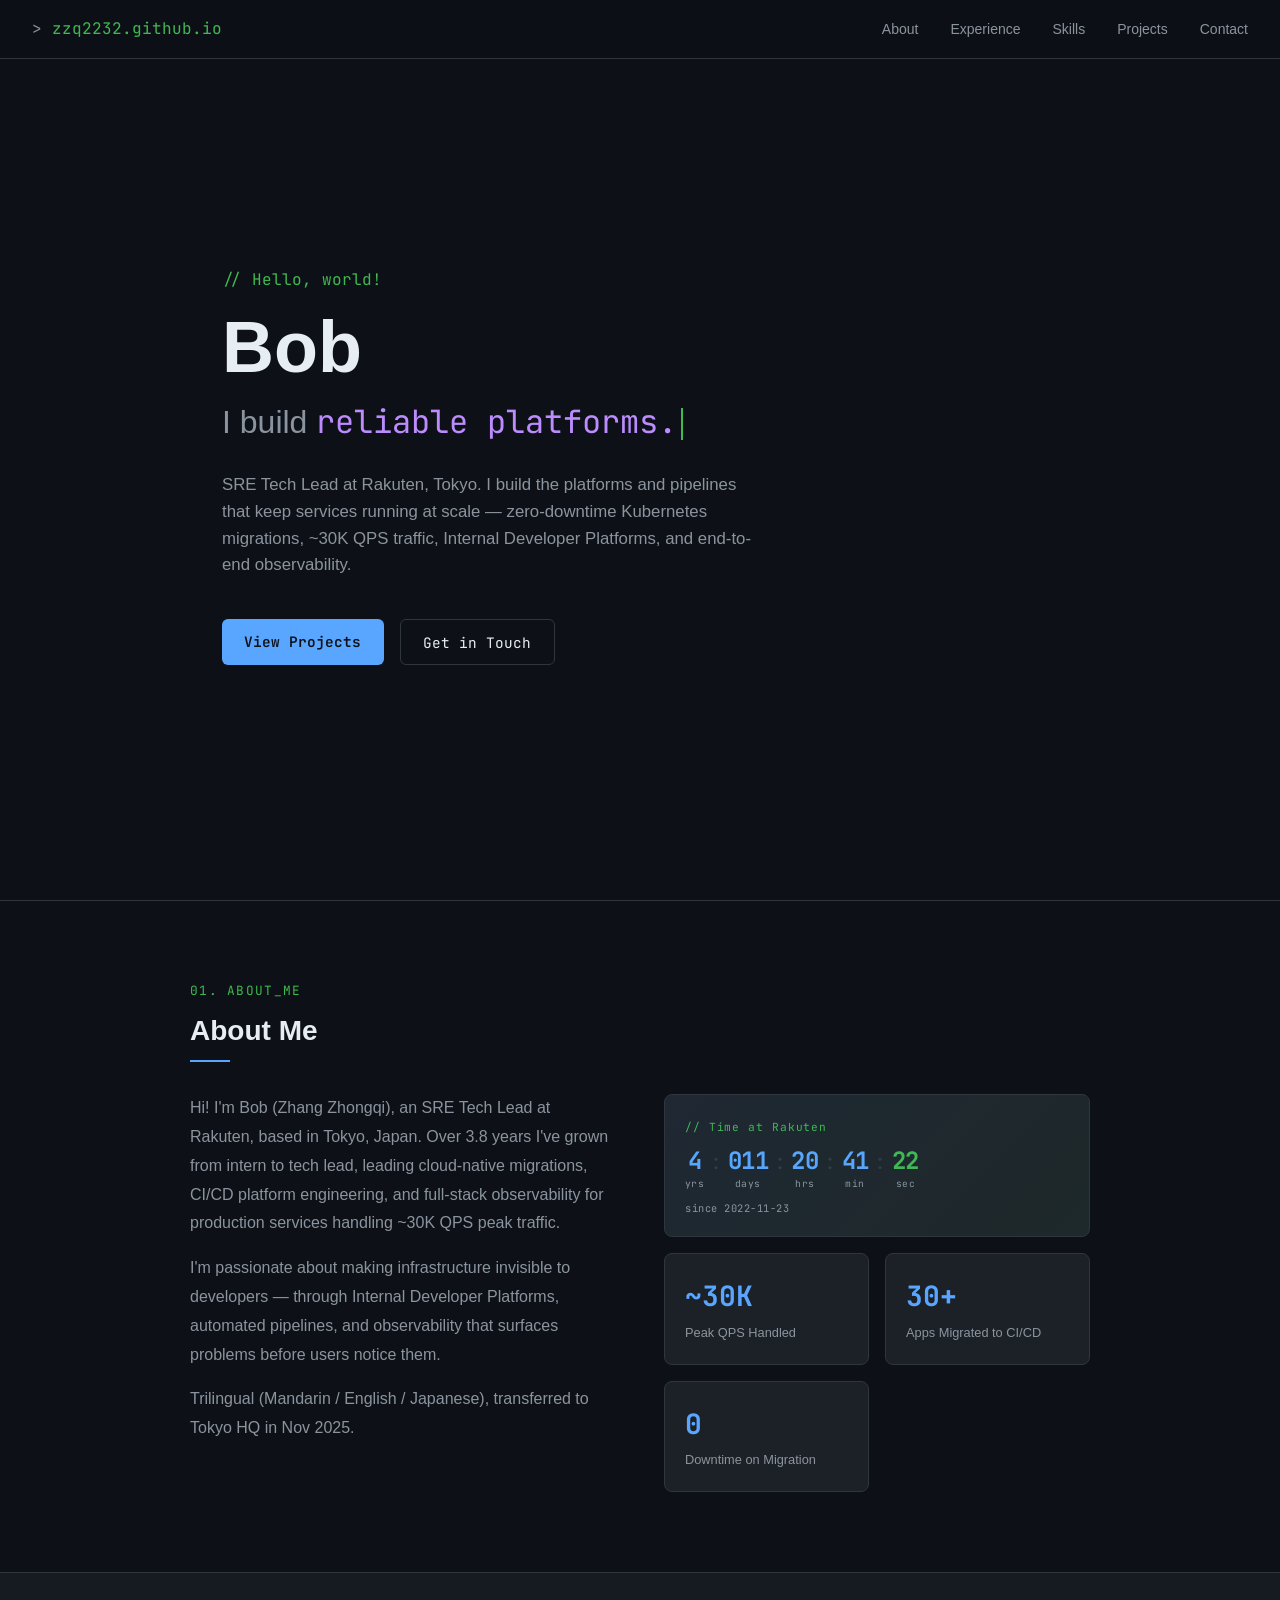
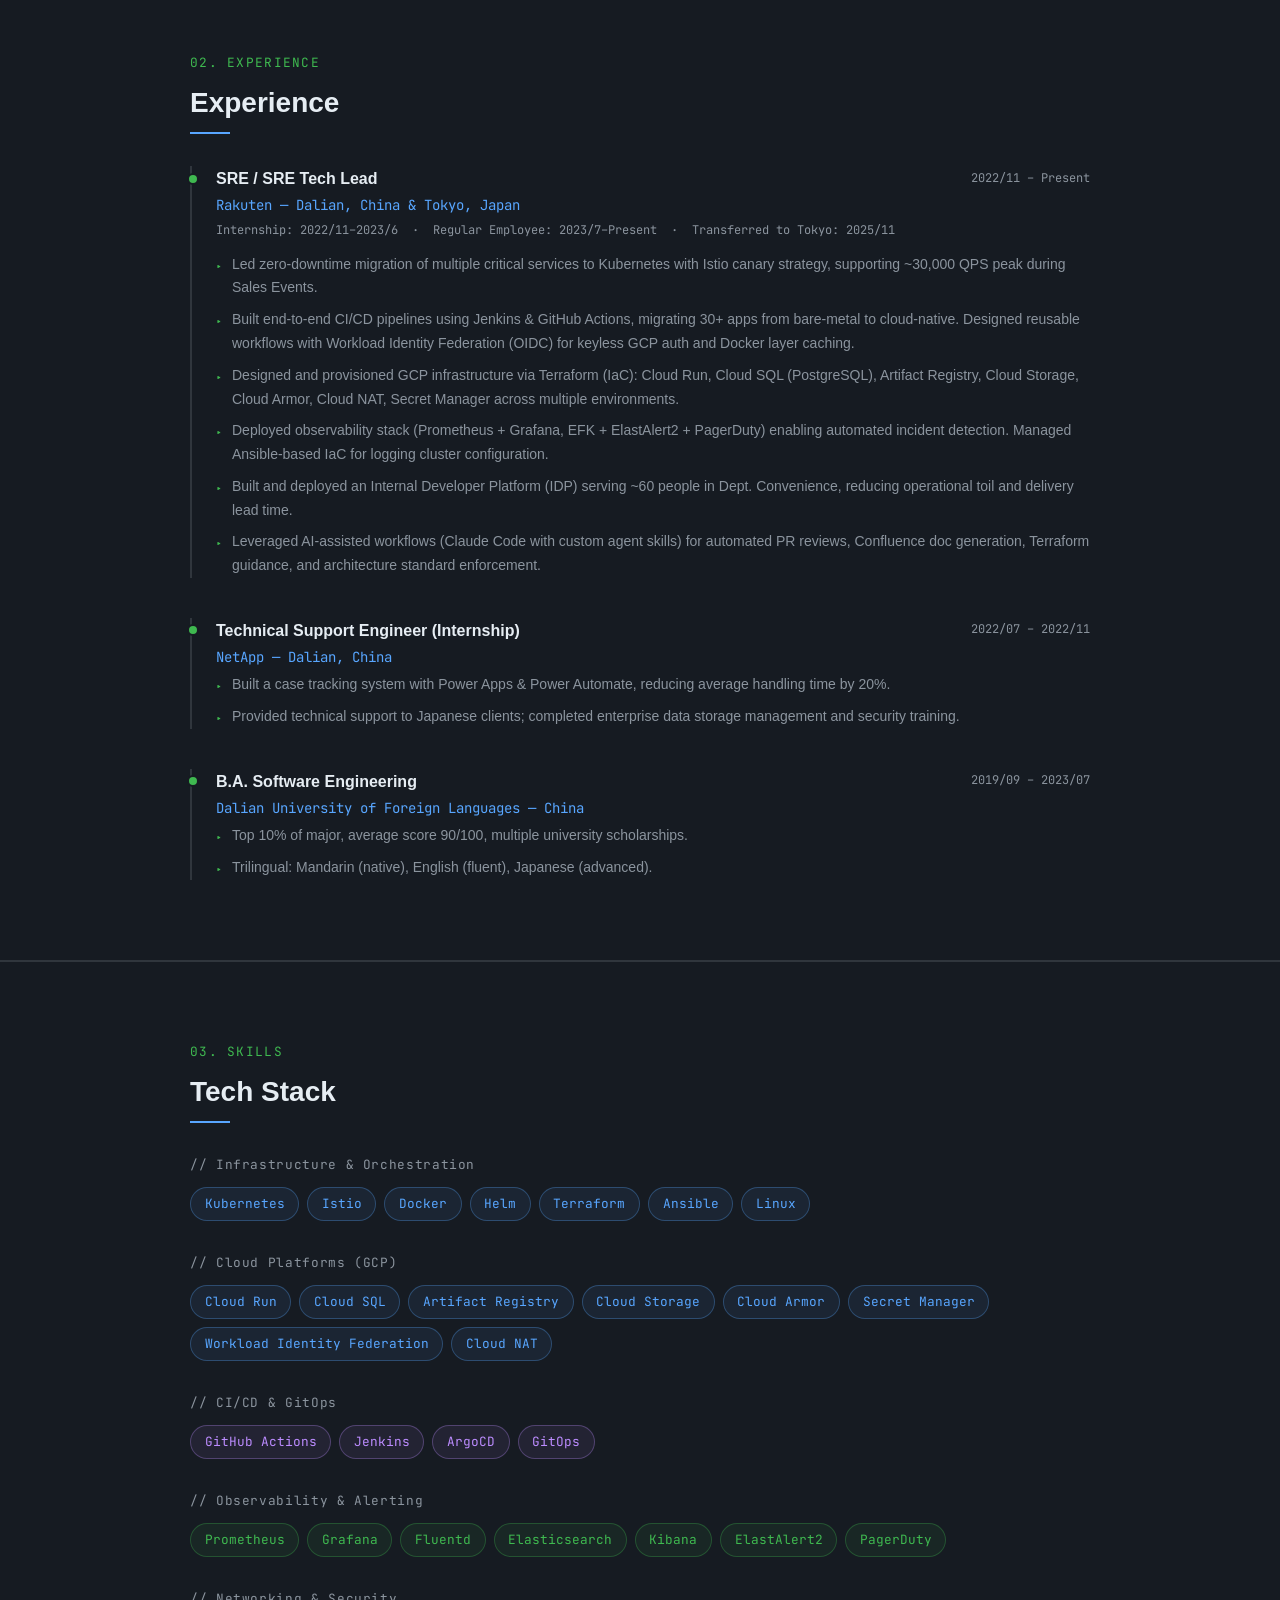
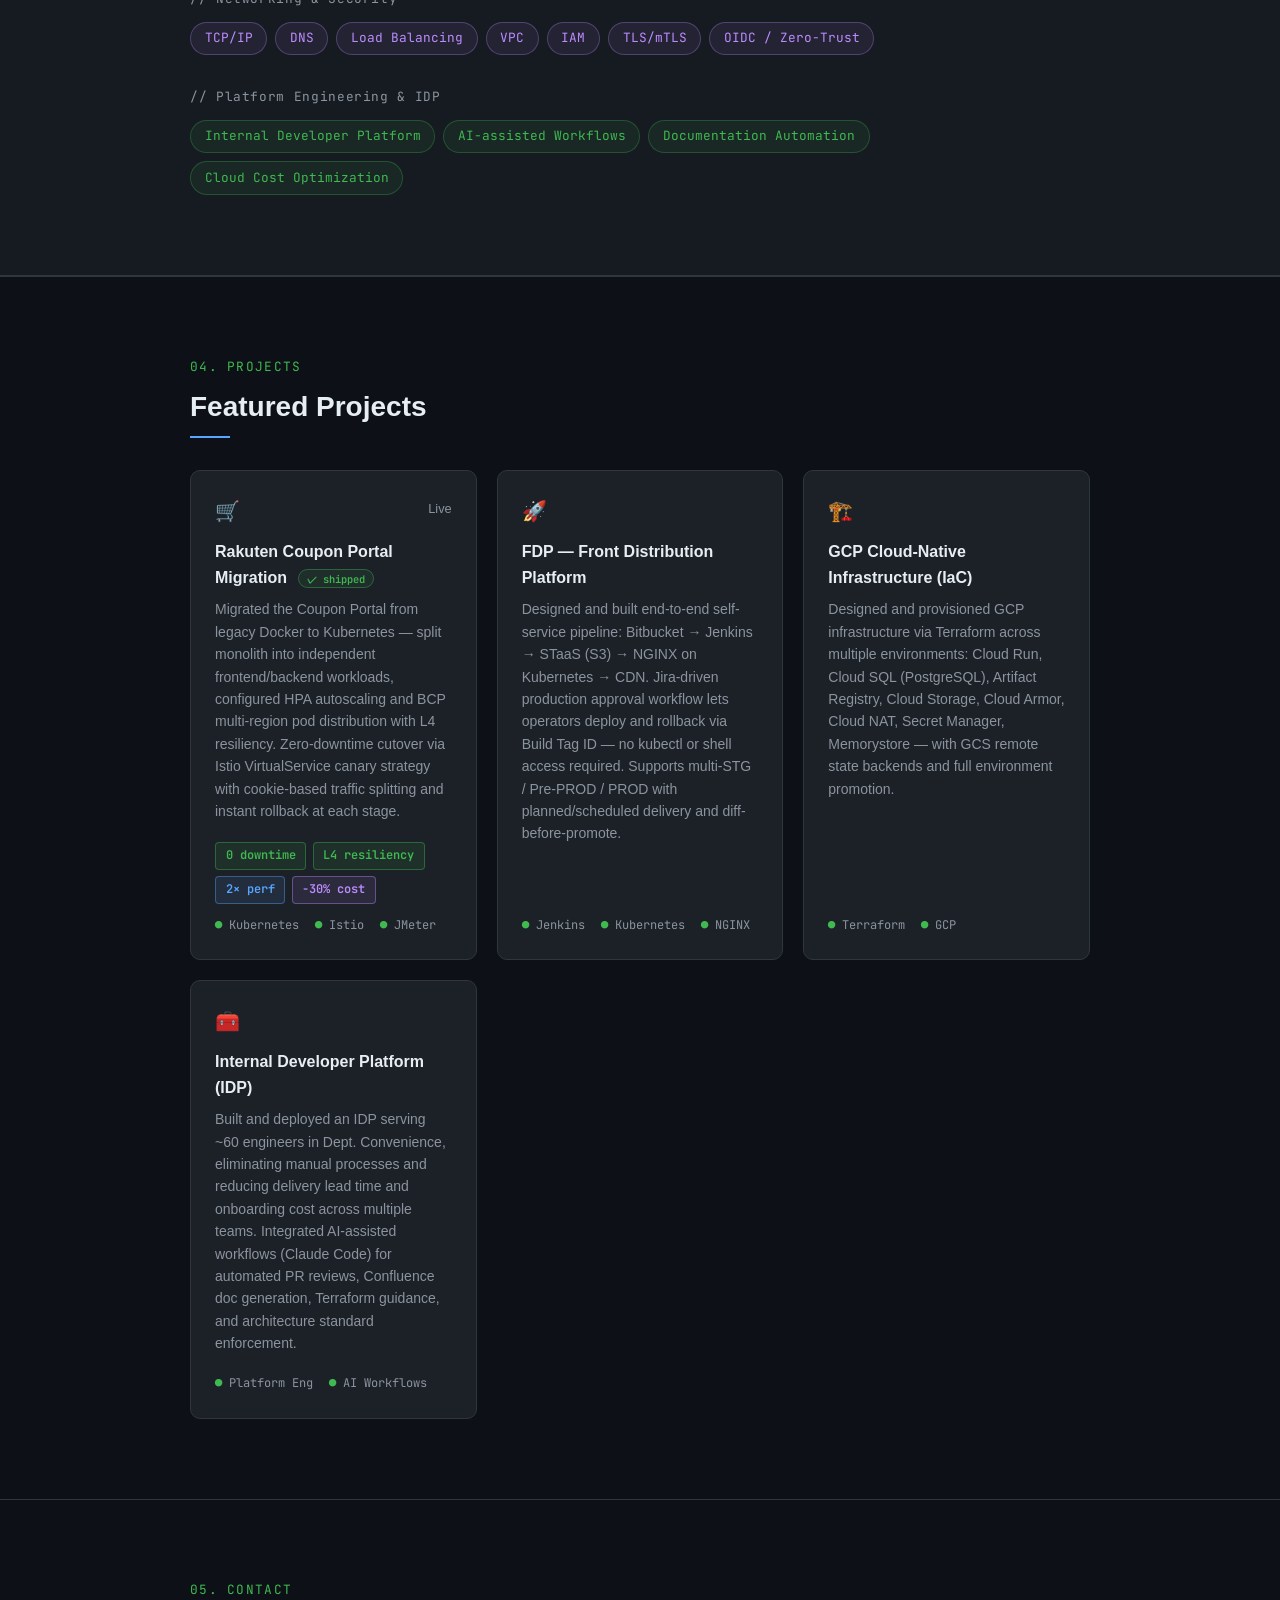
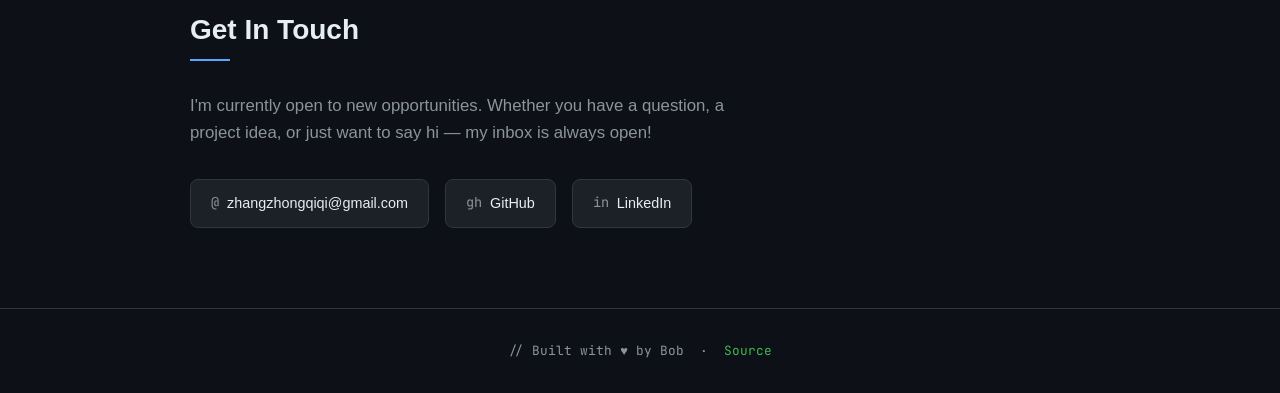
<file: index.html>
<!DOCTYPE html>
<html lang="zh-CN">
<head>
  <meta charset="UTF-8">
  <meta name="viewport" content="width=device-width, initial-scale=1.0">
  <title>Bob — SRE Tech Lead @ Rakuten</title>
  <meta name="description" content="Bob (Zhang Zhongqi) — SRE Tech Lead at Rakuten Tokyo. Kubernetes, GCP, CI/CD platform engineering, observability.">
  <link rel="icon" type="image/svg+xml" href="favicon.svg">
  <link rel="stylesheet" href="style.css">
  <link rel="preconnect" href="https://fonts.googleapis.com">
  <link href="https://fonts.googleapis.com/css2?family=JetBrains+Mono:wght@400;600&display=swap" rel="stylesheet">
</head>
<body>

  <!-- ── Nav ── -->
  <nav>
    <a href="https://zzq2232.github.io/personal-site/" class="nav-logo">zzq2232.github.io</a>
    <ul class="nav-links">
      <li><a href="#about">About</a></li>
      <li><a href="#experience">Experience</a></li>
      <li><a href="#skills">Skills</a></li>
      <li><a href="#projects">Projects</a></li>
      <li><a href="#contact">Contact</a></li>
    </ul>
  </nav>

  <!-- ── Hero ── -->
  <section id="hero">
    <div class="hero-content">
      <p class="hero-greeting">// Hello, world!</p>
      <h1 class="hero-name">Bob</h1>
      <p class="hero-tagline">I build <span id="typed-text">reliable platforms.</span><span class="cursor"></span></p>
      <p class="hero-bio">
        SRE Tech Lead at Rakuten, Tokyo. I build the platforms and pipelines
        that keep services running at scale — zero-downtime Kubernetes migrations,
        ~30K QPS traffic, Internal Developer Platforms, and end-to-end observability.
      </p>
      <div class="hero-cta">
        <a href="#projects" class="btn btn-primary">View Projects</a>
        <a href="#contact" class="btn btn-outline">Get in Touch</a>
      </div>
    </div>
  </section>

  <!-- ── About ── -->
  <section id="about">
    <div class="container">
      <p class="section-label">01. about_me</p>
      <h2 class="section-title">About Me</h2>
      <div class="about-grid">
        <div class="about-text">
          <p>
            Hi! I'm Bob (Zhang Zhongqi), an SRE Tech Lead at Rakuten, based in Tokyo, Japan.
            Over 3.8 years I've grown from intern to tech lead, leading cloud-native
            migrations, CI/CD platform engineering, and full-stack observability for
            production services handling ~30K QPS peak traffic.
          </p>
          <p>
            I'm passionate about making infrastructure invisible to developers —
            through Internal Developer Platforms, automated pipelines, and observability
            that surfaces problems before users notice them.
          </p>
          <p>
            Trilingual (Mandarin / English / Japanese), transferred to Tokyo HQ in Nov 2025.
          </p>
        </div>
        <div class="about-stats">
          <div class="stat-card stat-card--timer">
            <div class="stat-label stat-label--top">// Time at Rakuten</div>
            <div class="tenure-timer" id="tenure-timer">
              <div class="tenure-unit">
                <span class="tenure-val" id="t-years">--</span>
                <span class="tenure-key">yrs</span>
              </div>
              <span class="tenure-sep">:</span>
              <div class="tenure-unit">
                <span class="tenure-val" id="t-days">---</span>
                <span class="tenure-key">days</span>
              </div>
              <span class="tenure-sep">:</span>
              <div class="tenure-unit">
                <span class="tenure-val" id="t-hours">--</span>
                <span class="tenure-key">hrs</span>
              </div>
              <span class="tenure-sep">:</span>
              <div class="tenure-unit">
                <span class="tenure-val" id="t-mins">--</span>
                <span class="tenure-key">min</span>
              </div>
              <span class="tenure-sep">:</span>
              <div class="tenure-unit">
                <span class="tenure-val" id="t-secs">--</span>
                <span class="tenure-key">sec</span>
              </div>
            </div>
            <div class="tenure-since">since 2022-11-23</div>
          </div>
          <div class="stat-card">
            <div class="stat-value">~30K</div>
            <div class="stat-label">Peak QPS Handled</div>
          </div>
          <div class="stat-card">
            <div class="stat-value">30+</div>
            <div class="stat-label">Apps Migrated to CI/CD</div>
          </div>
          <div class="stat-card">
            <div class="stat-value">0</div>
            <div class="stat-label">Downtime on Migration</div>
          </div>
        </div>
      </div>
    </div>
  </section>

  <!-- ── Experience ── -->
  <section id="experience">
    <div class="container">
      <p class="section-label">02. experience</p>
      <h2 class="section-title">Experience</h2>
      <div class="experience-list">

        <div class="exp-item">
          <div class="exp-header">
            <div>
              <h3 class="exp-role">SRE / SRE Tech Lead</h3>
              <p class="exp-company">Rakuten &mdash; Dalian, China &amp; Tokyo, Japan</p>
            </div>
            <span class="exp-date">2022/11 &ndash; Present</span>
          </div>
          <p class="exp-note">Internship: 2022/11&ndash;2023/6 &nbsp;·&nbsp; Regular Employee: 2023/7&ndash;Present &nbsp;·&nbsp; Transferred to Tokyo: 2025/11</p>
          <ul class="exp-bullets">
            <li>Led zero-downtime migration of multiple critical services to Kubernetes with Istio canary strategy, supporting ~30,000 QPS peak during Sales Events.</li>
            <li>Built end-to-end CI/CD pipelines using Jenkins &amp; GitHub Actions, migrating 30+ apps from bare-metal to cloud-native. Designed reusable workflows with Workload Identity Federation (OIDC) for keyless GCP auth and Docker layer caching.</li>
            <li>Designed and provisioned GCP infrastructure via Terraform (IaC): Cloud Run, Cloud SQL (PostgreSQL), Artifact Registry, Cloud Storage, Cloud Armor, Cloud NAT, Secret Manager across multiple environments.</li>
            <li>Deployed observability stack (Prometheus + Grafana, EFK + ElastAlert2 + PagerDuty) enabling automated incident detection. Managed Ansible-based IaC for logging cluster configuration.</li>
            <li>Built and deployed an Internal Developer Platform (IDP) serving ~60 people in Dept. Convenience, reducing operational toil and delivery lead time.</li>
            <li>Leveraged AI-assisted workflows (Claude Code with custom agent skills) for automated PR reviews, Confluence doc generation, Terraform guidance, and architecture standard enforcement.</li>
          </ul>
        </div>

        <div class="exp-item">
          <div class="exp-header">
            <div>
              <h3 class="exp-role">Technical Support Engineer (Internship)</h3>
              <p class="exp-company">NetApp &mdash; Dalian, China</p>
            </div>
            <span class="exp-date">2022/07 &ndash; 2022/11</span>
          </div>
          <ul class="exp-bullets">
            <li>Built a case tracking system with Power Apps &amp; Power Automate, reducing average handling time by 20%.</li>
            <li>Provided technical support to Japanese clients; completed enterprise data storage management and security training.</li>
          </ul>
        </div>

        <div class="exp-item">
          <div class="exp-header">
            <div>
              <h3 class="exp-role">B.A. Software Engineering</h3>
              <p class="exp-company">Dalian University of Foreign Languages &mdash; China</p>
            </div>
            <span class="exp-date">2019/09 &ndash; 2023/07</span>
          </div>
          <ul class="exp-bullets">
            <li>Top 10% of major, average score 90/100, multiple university scholarships.</li>
            <li>Trilingual: Mandarin (native), English (fluent), Japanese (advanced).</li>
          </ul>
        </div>

      </div>
    </div>
  </section>

  <!-- ── Skills ── -->
  <section id="skills">
    <div class="container">
      <p class="section-label">03. skills</p>
      <h2 class="section-title">Tech Stack</h2>
      <div class="skills-groups">
        <div>
          <p class="skill-group-name">// Infrastructure &amp; Orchestration</p>
          <div class="skill-tags">
            <span class="tag tag-blue">Kubernetes</span>
            <span class="tag tag-blue">Istio</span>
            <span class="tag tag-blue">Docker</span>
            <span class="tag tag-blue">Helm</span>
            <span class="tag tag-blue">Terraform</span>
            <span class="tag tag-blue">Ansible</span>
            <span class="tag tag-blue">Linux</span>
          </div>
        </div>
        <div>
          <p class="skill-group-name">// Cloud Platforms (GCP)</p>
          <div class="skill-tags">
            <span class="tag tag-blue">Cloud Run</span>
            <span class="tag tag-blue">Cloud SQL</span>
            <span class="tag tag-blue">Artifact Registry</span>
            <span class="tag tag-blue">Cloud Storage</span>
            <span class="tag tag-blue">Cloud Armor</span>
            <span class="tag tag-blue">Secret Manager</span>
            <span class="tag tag-blue">Workload Identity Federation</span>
            <span class="tag tag-blue">Cloud NAT</span>
          </div>
        </div>
        <div>
          <p class="skill-group-name">// CI/CD &amp; GitOps</p>
          <div class="skill-tags">
            <span class="tag tag-purple">GitHub Actions</span>
            <span class="tag tag-purple">Jenkins</span>
            <span class="tag tag-purple">ArgoCD</span>
            <span class="tag tag-purple">GitOps</span>
          </div>
        </div>
        <div>
          <p class="skill-group-name">// Observability &amp; Alerting</p>
          <div class="skill-tags">
            <span class="tag tag-green">Prometheus</span>
            <span class="tag tag-green">Grafana</span>
            <span class="tag tag-green">Fluentd</span>
            <span class="tag tag-green">Elasticsearch</span>
            <span class="tag tag-green">Kibana</span>
            <span class="tag tag-green">ElastAlert2</span>
            <span class="tag tag-green">PagerDuty</span>
          </div>
        </div>
        <div>
          <p class="skill-group-name">// Networking &amp; Security</p>
          <div class="skill-tags">
            <span class="tag tag-purple">TCP/IP</span>
            <span class="tag tag-purple">DNS</span>
            <span class="tag tag-purple">Load Balancing</span>
            <span class="tag tag-purple">VPC</span>
            <span class="tag tag-purple">IAM</span>
            <span class="tag tag-purple">TLS/mTLS</span>
            <span class="tag tag-purple">OIDC / Zero-Trust</span>
          </div>
        </div>
        <div>
          <p class="skill-group-name">// Platform Engineering &amp; IDP</p>
          <div class="skill-tags">
            <span class="tag tag-green">Internal Developer Platform</span>
            <span class="tag tag-green">AI-assisted Workflows</span>
            <span class="tag tag-green">Documentation Automation</span>
            <span class="tag tag-green">Cloud Cost Optimization</span>
          </div>
        </div>
      </div>
    </div>
  </section>

  <!-- ── Projects ── -->
  <section id="projects">
    <div class="container">
      <p class="section-label">04. projects</p>
      <h2 class="section-title">Featured Projects</h2>
      <div class="projects-grid">

        <div class="project-card">
          <div class="project-header">
            <span class="project-icon">🛒</span>
            <div class="project-links">
              <a href="https://coupon.rakuten.co.jp/" target="_blank" title="Live">Live</a>
            </div>
          </div>
          <h3 class="project-name">Rakuten Coupon Portal Migration <span class="project-badge">✓ shipped</span></h3>
          <p class="project-desc">
            Migrated the Coupon Portal from legacy Docker to Kubernetes — split monolith into
            independent frontend/backend workloads, configured HPA autoscaling and BCP multi-region
            pod distribution with L4 resiliency. Zero-downtime cutover via Istio VirtualService canary
            strategy with cookie-based traffic splitting and instant rollback at each stage.
          </p>
          <div class="project-outcomes">
            <span class="outcome outcome--green">0 downtime</span>
            <span class="outcome outcome--green">L4 resiliency</span>
            <span class="outcome outcome--blue">2× perf</span>
            <span class="outcome outcome--purple">-30% cost</span>
          </div>
          <div class="project-meta">
            <span class="project-lang">Kubernetes</span>
            <span class="project-lang">Istio</span>
            <span class="project-lang">JMeter</span>
          </div>
        </div>

        <div class="project-card">
          <div class="project-header">
            <span class="project-icon">🚀</span>
            <div class="project-links">
            </div>
          </div>
          <h3 class="project-name">FDP — Front Distribution Platform</h3>
          <p class="project-desc">
            Designed and built end-to-end self-service pipeline: Bitbucket &rarr; Jenkins &rarr; STaaS (S3)
            &rarr; NGINX on Kubernetes &rarr; CDN. Jira-driven production approval workflow lets operators
            deploy and rollback via Build Tag ID — no kubectl or shell access required.
            Supports multi-STG / Pre-PROD / PROD with planned/scheduled delivery and diff-before-promote.
          </p>
          <div class="project-meta">
            <span class="project-lang">Jenkins</span>
            <span class="project-lang">Kubernetes</span>
            <span class="project-lang">NGINX</span>
          </div>
        </div>

        <div class="project-card">
          <div class="project-header">
            <span class="project-icon">🏗️</span>
            <div class="project-links">
            </div>
          </div>
          <h3 class="project-name">GCP Cloud-Native Infrastructure (IaC)</h3>
          <p class="project-desc">
            Designed and provisioned GCP infrastructure via Terraform across multiple environments:
            Cloud Run, Cloud SQL (PostgreSQL), Artifact Registry, Cloud Storage, Cloud Armor, Cloud NAT,
            Secret Manager, Memorystore — with GCS remote state backends and full environment promotion.
          </p>
          <div class="project-meta">
            <span class="project-lang">Terraform</span>
            <span class="project-lang">GCP</span>
          </div>
        </div>

        <div class="project-card">
          <div class="project-header">
            <span class="project-icon">🧰</span>
            <div class="project-links">
            </div>
          </div>
          <h3 class="project-name">Internal Developer Platform (IDP)</h3>
          <p class="project-desc">
            Built and deployed an IDP serving ~60 engineers in Dept. Convenience, eliminating manual
            processes and reducing delivery lead time and onboarding cost across multiple teams.
            Integrated AI-assisted workflows (Claude Code) for automated PR reviews, Confluence doc
            generation, Terraform guidance, and architecture standard enforcement.
          </p>
          <div class="project-meta">
            <span class="project-lang">Platform Eng</span>
            <span class="project-lang">AI Workflows</span>
          </div>
        </div>

      </div>
    </div>
  </section>

  <!-- ── Contact ── -->
  <section id="contact">
    <div class="container">
      <p class="section-label">05. contact</p>
      <h2 class="section-title">Get In Touch</h2>
      <div class="contact-inner">
        <p class="contact-desc">
          I'm currently open to new opportunities. Whether you have a question,
          a project idea, or just want to say hi — my inbox is always open!
        </p>
        <div class="contact-links">
          <a href="mailto:zhangzhongqiqi@gmail.com" class="contact-link">
            <span class="contact-link-icon">@</span>
            zhangzhongqiqi@gmail.com
          </a>
          <a href="https://github.com/zzq2232" target="_blank" class="contact-link">
            <span class="contact-link-icon">gh</span>
            GitHub
          </a>
          <a href="https://www.linkedin.com/in/zhangzhongqi-bob/" target="_blank" class="contact-link">
            <span class="contact-link-icon">in</span>
            LinkedIn
          </a>
        </div>
      </div>
    </div>
  </section>

  <!-- ── Footer ── -->
  <footer>
    <p>// Built with ♥ by Bob &nbsp;·&nbsp; <a href="https://github.com/zzq2232/personal-site" style="color:var(--accent-green); text-decoration:none;">Source</a></p>
  </footer>

  <script src="script.js"></script>
</body>
</html>
</file>
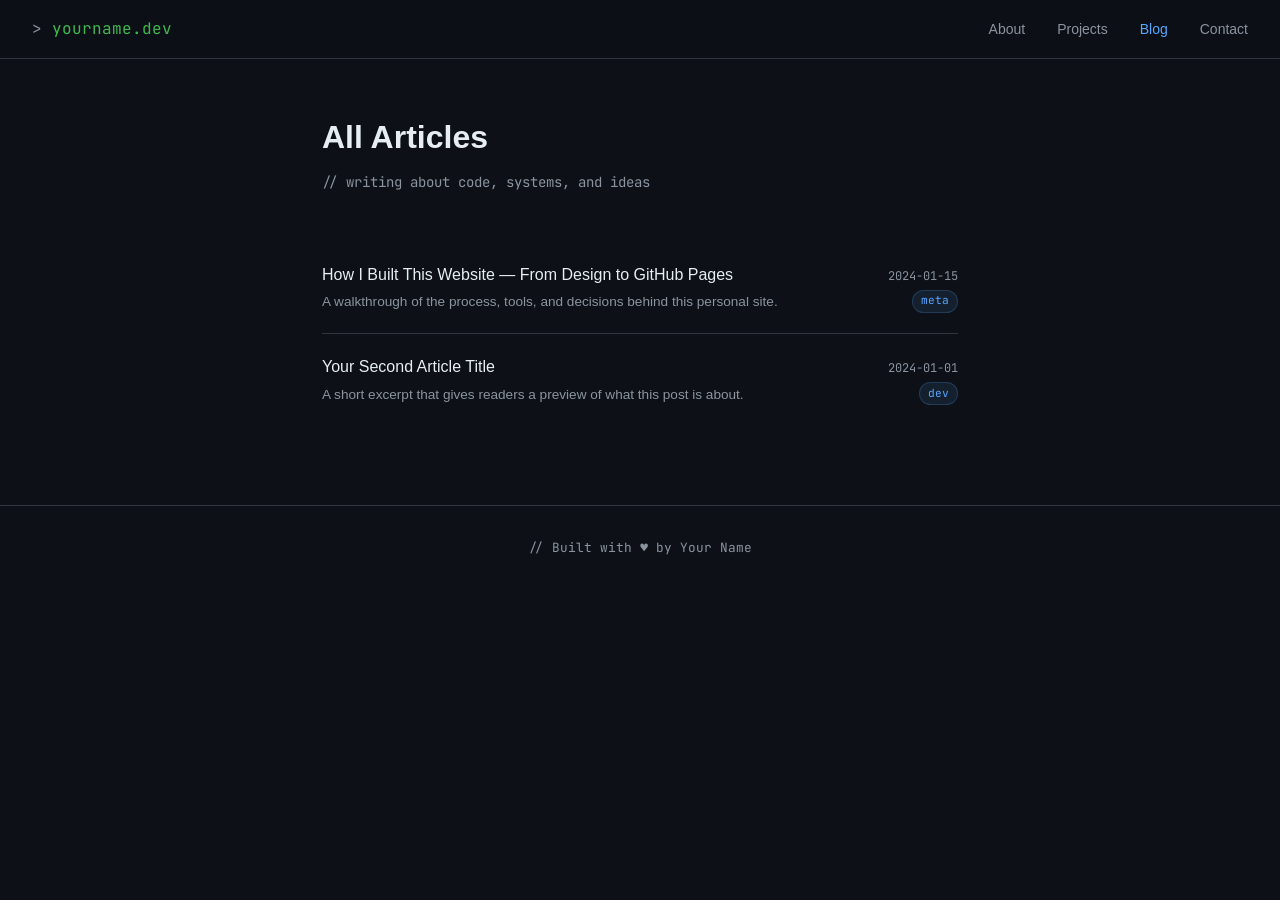
<file: blog/index.html>
<!DOCTYPE html>
<html lang="zh-CN">
<head>
  <meta charset="UTF-8">
  <meta name="viewport" content="width=device-width, initial-scale=1.0">
  <title>Blog — Your Name</title>
  <link rel="stylesheet" href="../style.css">
  <link rel="preconnect" href="https://fonts.googleapis.com">
  <link href="https://fonts.googleapis.com/css2?family=JetBrains+Mono:wght@400;600&display=swap" rel="stylesheet">
  <style>
    .blog-page { padding: 7rem 2rem 5rem; max-width: 700px; margin: 0 auto; }
    .blog-page-title { font-size: 2rem; font-weight: 700; margin-bottom: 0.5rem; }
    .blog-page-sub { color: var(--text-muted); font-family: var(--font-mono); font-size: 0.875rem; margin-bottom: 3rem; }
  </style>
</head>
<body>
  <nav>
    <a href="../index.html" class="nav-logo">yourname.dev</a>
    <ul class="nav-links">
      <li><a href="../index.html#about">About</a></li>
      <li><a href="../index.html#projects">Projects</a></li>
      <li><a href="../blog/" style="color:var(--accent)">Blog</a></li>
      <li><a href="../index.html#contact">Contact</a></li>
    </ul>
  </nav>

  <main class="blog-page">
    <h1 class="blog-page-title">All Articles</h1>
    <p class="blog-page-sub">// writing about code, systems, and ideas</p>

    <div class="blog-list">

      <!-- 复制这个 <a> 块来添加新文章 -->
      <a href="post-template.html" class="blog-item">
        <div class="blog-info">
          <p class="blog-title">How I Built This Website — From Design to GitHub Pages</p>
          <p class="blog-excerpt">A walkthrough of the process, tools, and decisions behind this personal site.</p>
        </div>
        <div class="blog-meta">
          <span class="blog-date">2024-01-15</span>
          <span class="blog-tag">meta</span>
        </div>
      </a>

      <a href="post-template.html" class="blog-item">
        <div class="blog-info">
          <p class="blog-title">Your Second Article Title</p>
          <p class="blog-excerpt">A short excerpt that gives readers a preview of what this post is about.</p>
        </div>
        <div class="blog-meta">
          <span class="blog-date">2024-01-01</span>
          <span class="blog-tag">dev</span>
        </div>
      </a>

    </div>
  </main>

  <footer>
    <p>// Built with ♥ by Your Name</p>
  </footer>
</body>
</html>
</file>
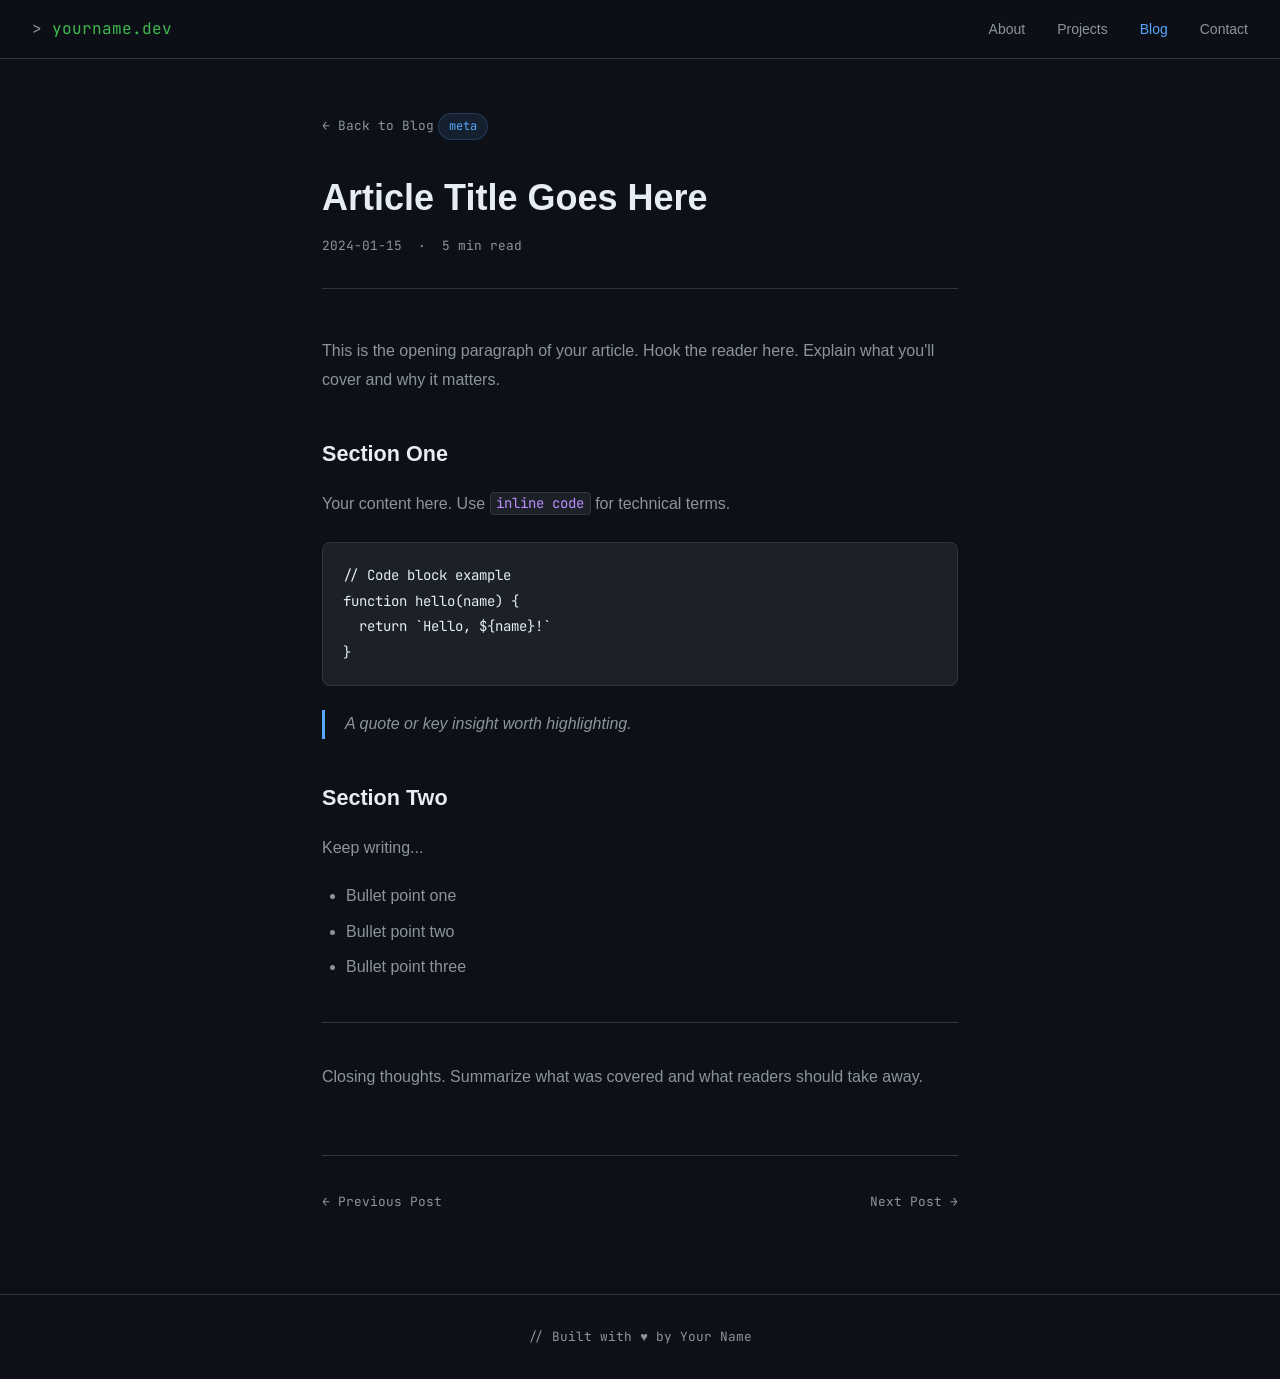
<file: blog/post-template.html>
<!DOCTYPE html>
<html lang="zh-CN">
<head>
  <meta charset="UTF-8">
  <meta name="viewport" content="width=device-width, initial-scale=1.0">
  <!-- 修改下面三项 -->
  <title>Article Title — Your Name</title>
  <meta name="description" content="Article description for SEO.">
  <link rel="stylesheet" href="../style.css">
  <link rel="preconnect" href="https://fonts.googleapis.com">
  <link href="https://fonts.googleapis.com/css2?family=JetBrains+Mono:wght@400;600&display=swap" rel="stylesheet">
  <style>
    .post-page { padding: 7rem 2rem 5rem; max-width: 700px; margin: 0 auto; }

    .post-back {
      font-family: var(--font-mono);
      font-size: 0.8rem;
      color: var(--text-muted);
      text-decoration: none;
      display: inline-block;
      margin-bottom: 2.5rem;
    }
    .post-back:hover { color: var(--accent); }
    .post-back::before { content: '← '; }

    .post-tag {
      font-family: var(--font-mono);
      font-size: 0.75rem;
      padding: 0.2rem 0.6rem;
      border-radius: 20px;
      background: rgba(88,166,255,.1);
      color: var(--accent);
      border: 1px solid rgba(88,166,255,.2);
      margin-bottom: 1rem;
      display: inline-block;
    }

    .post-title {
      font-size: clamp(1.5rem, 4vw, 2.25rem);
      font-weight: 700;
      line-height: 1.2;
      margin-bottom: 1rem;
    }

    .post-meta {
      font-family: var(--font-mono);
      font-size: 0.8rem;
      color: var(--text-muted);
      margin-bottom: 3rem;
      padding-bottom: 2rem;
      border-bottom: 1px solid var(--border);
    }

    /* Article body styles */
    .post-body { line-height: 1.8; color: var(--text); }

    .post-body h2 {
      font-size: 1.35rem;
      margin: 2.5rem 0 1rem;
      color: var(--text);
    }

    .post-body h3 {
      font-size: 1.1rem;
      margin: 2rem 0 0.75rem;
      color: var(--text);
    }

    .post-body p { margin-bottom: 1.25rem; color: var(--text-muted); }

    .post-body a { color: var(--accent); }

    .post-body code {
      font-family: var(--font-mono);
      font-size: 0.875em;
      background: var(--bg-card);
      border: 1px solid var(--border);
      padding: 0.1em 0.4em;
      border-radius: 4px;
      color: var(--accent-purple);
    }

    .post-body pre {
      background: var(--bg-card);
      border: 1px solid var(--border);
      border-radius: 8px;
      padding: 1.25rem;
      overflow-x: auto;
      margin: 1.5rem 0;
    }

    .post-body pre code {
      background: none;
      border: none;
      padding: 0;
      font-size: 0.875rem;
      color: var(--text);
    }

    .post-body blockquote {
      border-left: 3px solid var(--accent);
      padding-left: 1.25rem;
      margin: 1.5rem 0;
      color: var(--text-muted);
      font-style: italic;
    }

    .post-body ul, .post-body ol {
      margin: 1rem 0 1.25rem 1.5rem;
      color: var(--text-muted);
    }

    .post-body li { margin-bottom: 0.4rem; }

    .post-body hr {
      border: none;
      border-top: 1px solid var(--border);
      margin: 2.5rem 0;
    }

    .post-footer {
      margin-top: 4rem;
      padding-top: 2rem;
      border-top: 1px solid var(--border);
      display: flex;
      justify-content: space-between;
      align-items: center;
    }

    .post-nav a {
      font-family: var(--font-mono);
      font-size: 0.8rem;
      color: var(--text-muted);
      text-decoration: none;
    }
    .post-nav a:hover { color: var(--accent); }
  </style>
</head>
<body>
  <nav>
    <a href="../index.html" class="nav-logo">yourname.dev</a>
    <ul class="nav-links">
      <li><a href="../index.html#about">About</a></li>
      <li><a href="../index.html#projects">Projects</a></li>
      <li><a href="../blog/" style="color:var(--accent)">Blog</a></li>
      <li><a href="../index.html#contact">Contact</a></li>
    </ul>
  </nav>

  <article class="post-page">
    <a href="../blog/" class="post-back">Back to Blog</a>

    <!-- 修改这里 -->
    <span class="post-tag">meta</span>
    <h1 class="post-title">Article Title Goes Here</h1>
    <p class="post-meta">2024-01-15 &nbsp;·&nbsp; 5 min read</p>

    <!-- 正文从这里开始写 -->
    <div class="post-body">

      <p>
        This is the opening paragraph of your article. Hook the reader here.
        Explain what you'll cover and why it matters.
      </p>

      <h2>Section One</h2>

      <p>
        Your content here. Use <code>inline code</code> for technical terms.
      </p>

      <pre><code>// Code block example
function hello(name) {
  return `Hello, ${name}!`
}</code></pre>

      <blockquote>
        A quote or key insight worth highlighting.
      </blockquote>

      <h2>Section Two</h2>

      <p>Keep writing...</p>

      <ul>
        <li>Bullet point one</li>
        <li>Bullet point two</li>
        <li>Bullet point three</li>
      </ul>

      <hr>

      <p>
        Closing thoughts. Summarize what was covered and what readers should take away.
      </p>

    </div>

    <div class="post-footer">
      <div class="post-nav">
        <a href="#">← Previous Post</a>
      </div>
      <div class="post-nav">
        <a href="#">Next Post →</a>
      </div>
    </div>
  </article>

  <footer>
    <p>// Built with ♥ by Your Name</p>
  </footer>
</body>
</html>
</file>
<file: style.css>
:root {
  --bg: #0d1117;
  --bg-secondary: #161b22;
  --bg-card: #1c2128;
  --border: #30363d;
  --text: #e6edf3;
  --text-muted: #8b949e;
  --accent: #58a6ff;
  --accent-green: #3fb950;
  --accent-purple: #bc8cff;
  --font-mono: 'JetBrains Mono', 'Fira Code', 'Cascadia Code', monospace;
  --font-sans: -apple-system, BlinkMacSystemFont, 'Segoe UI', sans-serif;
}

* {
  margin: 0;
  padding: 0;
  box-sizing: border-box;
}

html {
  scroll-behavior: smooth;
}

body {
  background: var(--bg);
  color: var(--text);
  font-family: var(--font-sans);
  line-height: 1.6;
}

/* ── Nav ── */
nav {
  position: fixed;
  top: 0;
  left: 0;
  right: 0;
  z-index: 100;
  padding: 1rem 2rem;
  display: flex;
  justify-content: space-between;
  align-items: center;
  background: rgba(13, 17, 23, 0.85);
  backdrop-filter: blur(8px);
  border-bottom: 1px solid var(--border);
}

.nav-logo {
  font-family: var(--font-mono);
  font-size: 1rem;
  color: var(--accent-green);
  text-decoration: none;
}

.nav-logo::before { content: '> '; color: var(--text-muted); }

.nav-links {
  display: flex;
  gap: 2rem;
  list-style: none;
}

.nav-links a {
  color: var(--text-muted);
  text-decoration: none;
  font-size: 0.875rem;
  transition: color 0.2s;
}

.nav-links a:hover { color: var(--accent); }

/* ── Hero ── */
#hero {
  min-height: 100vh;
  display: flex;
  align-items: center;
  padding: 6rem 2rem 4rem;
  max-width: 900px;
  margin: 0 auto;
}

.hero-content {
  width: 100%;
}

.hero-greeting {
  font-family: var(--font-mono);
  color: var(--accent-green);
  font-size: 1rem;
  margin-bottom: 1rem;
}

.hero-name {
  font-size: clamp(2.5rem, 6vw, 4.5rem);
  font-weight: 700;
  line-height: 1.1;
  margin-bottom: 0.5rem;
}

.hero-tagline {
  font-size: clamp(1.25rem, 3vw, 2rem);
  color: var(--text-muted);
  font-weight: 400;
  margin-bottom: 1.5rem;
}

.hero-tagline span {
  color: var(--accent-purple);
  font-family: var(--font-mono);
}

.hero-bio {
  max-width: 540px;
  color: var(--text-muted);
  margin-bottom: 2.5rem;
  font-size: 1.05rem;
}

.hero-cta {
  display: flex;
  gap: 1rem;
  flex-wrap: wrap;
}

.btn {
  padding: 0.65rem 1.4rem;
  border-radius: 6px;
  font-size: 0.9rem;
  text-decoration: none;
  transition: all 0.2s;
  font-family: var(--font-mono);
}

.btn-primary {
  background: var(--accent);
  color: #0d1117;
  font-weight: 600;
}

.btn-primary:hover { background: #79b8ff; }

.btn-outline {
  border: 1px solid var(--border);
  color: var(--text);
}

.btn-outline:hover { border-color: var(--accent); color: var(--accent); }

/* ── Section Commons ── */
section {
  padding: 5rem 2rem;
}

.container {
  max-width: 900px;
  margin: 0 auto;
}

.section-label {
  font-family: var(--font-mono);
  font-size: 0.8rem;
  color: var(--accent-green);
  letter-spacing: 0.1em;
  text-transform: uppercase;
  margin-bottom: 0.5rem;
}

.section-title {
  font-size: 1.75rem;
  font-weight: 700;
  margin-bottom: 2.5rem;
  position: relative;
  display: inline-block;
}

.section-title::after {
  content: '';
  position: absolute;
  bottom: -8px;
  left: 0;
  width: 40px;
  height: 2px;
  background: var(--accent);
}

/* ── About ── */
#about {
  border-top: 1px solid var(--border);
}

.about-grid {
  display: grid;
  grid-template-columns: 1fr 1fr;
  gap: 3rem;
  align-items: start;
}

.about-text p {
  color: var(--text-muted);
  margin-bottom: 1rem;
  line-height: 1.8;
}

.about-text p:last-child { margin-bottom: 0; }

.about-stats {
  display: grid;
  grid-template-columns: 1fr 1fr;
  gap: 1rem;
}

.stat-card {
  background: var(--bg-card);
  border: 1px solid var(--border);
  border-radius: 8px;
  padding: 1.25rem;
}

.stat-value {
  font-family: var(--font-mono);
  font-size: 1.75rem;
  font-weight: 700;
  color: var(--accent);
}

.stat-label {
  font-size: 0.8rem;
  color: var(--text-muted);
  margin-top: 0.25rem;
}

/* ── Experience ── */
#experience {
  background: var(--bg-secondary);
  border-top: 1px solid var(--border);
  border-bottom: 1px solid var(--border);
}

.experience-list {
  display: flex;
  flex-direction: column;
  gap: 2.5rem;
}

.exp-item {
  border-left: 2px solid var(--border);
  padding-left: 1.5rem;
  position: relative;
  transition: border-color 0.2s;
}

.exp-item:hover { border-color: var(--accent); }

.exp-item::before {
  content: '';
  position: absolute;
  left: -5px;
  top: 0.4rem;
  width: 8px;
  height: 8px;
  border-radius: 50%;
  background: var(--accent-green);
  border: 2px solid var(--bg-secondary);
}

.exp-header {
  display: flex;
  justify-content: space-between;
  align-items: flex-start;
  gap: 1rem;
  margin-bottom: 0.3rem;
  flex-wrap: wrap;
}

.exp-role {
  font-size: 1rem;
  font-weight: 600;
  margin-bottom: 0.15rem;
}

.exp-company {
  font-size: 0.875rem;
  color: var(--accent);
  font-family: var(--font-mono);
}

.exp-date {
  font-family: var(--font-mono);
  font-size: 0.75rem;
  color: var(--text-muted);
  white-space: nowrap;
  padding-top: 0.15rem;
}

.exp-note {
  font-size: 0.75rem;
  color: var(--text-muted);
  font-family: var(--font-mono);
  margin-bottom: 0.75rem;
}

.exp-bullets {
  list-style: none;
  padding: 0;
  display: flex;
  flex-direction: column;
  gap: 0.5rem;
}

.exp-bullets li {
  font-size: 0.875rem;
  color: var(--text-muted);
  line-height: 1.7;
  padding-left: 1rem;
  position: relative;
}

.exp-bullets li::before {
  content: '▸';
  position: absolute;
  left: 0;
  color: var(--accent-green);
  font-size: 0.7rem;
  top: 0.25rem;
}

/* ── Tenure timer ── */
.stat-card--timer {
  grid-column: span 2;
  background: var(--bg-card);
  border: 1px solid var(--border);
  border-radius: 8px;
  padding: 1.25rem;
  position: relative;
  overflow: hidden;
}

.stat-card--timer::before {
  content: '';
  position: absolute;
  inset: 0;
  background: linear-gradient(135deg, rgba(88,166,255,.05) 0%, rgba(63,185,80,.05) 100%);
  pointer-events: none;
}

.stat-label--top {
  font-family: var(--font-mono);
  font-size: 0.7rem;
  color: var(--accent-green);
  letter-spacing: 0.08em;
  margin-bottom: 0.75rem;
}

.tenure-timer {
  display: flex;
  align-items: baseline;
  gap: 0.35rem;
  flex-wrap: wrap;
}

.tenure-unit {
  display: flex;
  flex-direction: column;
  align-items: center;
  min-width: 2ch;
}

.tenure-val {
  font-family: var(--font-mono);
  font-size: 1.5rem;
  font-weight: 700;
  color: var(--accent);
  line-height: 1;
  letter-spacing: -0.02em;
  transition: color 0.1s;
}

.tenure-key {
  font-family: var(--font-mono);
  font-size: 0.6rem;
  color: var(--text-muted);
  margin-top: 0.2rem;
  letter-spacing: 0.05em;
}

.tenure-sep {
  font-family: var(--font-mono);
  font-size: 1.25rem;
  color: var(--border);
  line-height: 1;
  margin-bottom: 0.6rem;
}

.tenure-since {
  font-family: var(--font-mono);
  font-size: 0.65rem;
  color: var(--text-muted);
  margin-top: 0.5rem;
  letter-spacing: 0.05em;
}

/* pulse the seconds digit */
#t-secs {
  color: var(--accent-green);
}

/* ── Skills ── */
#skills {
  background: var(--bg-secondary);
  border-top: 1px solid var(--border);
  border-bottom: 1px solid var(--border);
}

.skills-groups {
  display: flex;
  flex-direction: column;
  gap: 2rem;
}

.skill-group-name {
  font-family: var(--font-mono);
  font-size: 0.8rem;
  color: var(--text-muted);
  margin-bottom: 0.75rem;
  letter-spacing: 0.05em;
}

.skill-tags {
  display: flex;
  flex-wrap: wrap;
  gap: 0.5rem;
}

.tag {
  padding: 0.35rem 0.85rem;
  border-radius: 20px;
  font-family: var(--font-mono);
  font-size: 0.8rem;
  border: 1px solid;
}

.tag-blue   { color: var(--accent);        border-color: rgba(88,166,255,.3); background: rgba(88,166,255,.08); }
.tag-green  { color: var(--accent-green);  border-color: rgba(63,185,80,.3);  background: rgba(63,185,80,.08);  }
.tag-purple { color: var(--accent-purple); border-color: rgba(188,140,255,.3);background: rgba(188,140,255,.08);}

/* ── Projects ── */
#projects {
  border-top: 1px solid var(--border);
}

.projects-grid {
  display: grid;
  grid-template-columns: repeat(auto-fill, minmax(260px, 1fr));
  gap: 1.25rem;
}

.project-card {
  background: var(--bg-card);
  border: 1px solid var(--border);
  border-radius: 10px;
  padding: 1.5rem;
  display: flex;
  flex-direction: column;
  transition: border-color 0.2s, transform 0.2s;
}

.project-card:hover {
  border-color: var(--accent);
  transform: translateY(-2px);
}

.project-header {
  display: flex;
  justify-content: space-between;
  align-items: flex-start;
  margin-bottom: 0.75rem;
}

.project-icon {
  font-size: 1.25rem;
}

.project-links a {
  color: var(--text-muted);
  text-decoration: none;
  font-size: 0.8rem;
  margin-left: 0.75rem;
  transition: color 0.2s;
}

.project-links a:hover { color: var(--accent); }

.project-name {
  font-size: 1rem;
  font-weight: 600;
  margin-bottom: 0.5rem;
}

.project-desc {
  font-size: 0.875rem;
  color: var(--text-muted);
  flex: 1;
  line-height: 1.6;
  margin-bottom: 1.25rem;
}

.project-meta {
  display: flex;
  gap: 1rem;
  font-family: var(--font-mono);
  font-size: 0.75rem;
  color: var(--text-muted);
}

.project-badge {
  font-size: 0.65rem;
  font-family: var(--font-mono);
  color: var(--accent-green);
  border: 1px solid rgba(63,185,80,.4);
  background: rgba(63,185,80,.08);
  border-radius: 20px;
  padding: 0.1rem 0.5rem;
  vertical-align: middle;
  margin-left: 0.4rem;
}

.project-outcomes {
  display: flex;
  flex-wrap: wrap;
  gap: 0.4rem;
  margin-bottom: 0.75rem;
}

.outcome {
  font-family: var(--font-mono);
  font-size: 0.75rem;
  font-weight: 600;
  padding: 0.2rem 0.6rem;
  border-radius: 4px;
  border: 1px solid;
}

.outcome--green  { color: var(--accent-green);  border-color: rgba(63,185,80,.4);  background: rgba(63,185,80,.1);  }
.outcome--blue   { color: var(--accent);         border-color: rgba(88,166,255,.4); background: rgba(88,166,255,.1); }
.outcome--purple { color: var(--accent-purple);  border-color: rgba(188,140,255,.4);background: rgba(188,140,255,.1);}

.project-lang::before {
  content: '●  ';
  color: var(--accent-green);
}

/* ── Blog ── */
#blog {
  background: var(--bg-secondary);
  border-top: 1px solid var(--border);
  border-bottom: 1px solid var(--border);
}

.blog-list {
  display: flex;
  flex-direction: column;
  gap: 0;
}

.blog-item {
  display: flex;
  justify-content: space-between;
  align-items: baseline;
  padding: 1.25rem 0;
  border-bottom: 1px solid var(--border);
  text-decoration: none;
  color: inherit;
  transition: padding-left 0.2s;
}

.blog-item:last-child { border-bottom: none; }

.blog-item:hover { padding-left: 0.5rem; }

.blog-item:hover .blog-title { color: var(--accent); }

.blog-info { flex: 1; }

.blog-title {
  font-size: 1rem;
  font-weight: 500;
  margin-bottom: 0.25rem;
  transition: color 0.2s;
}

.blog-excerpt {
  font-size: 0.85rem;
  color: var(--text-muted);
}

.blog-meta {
  display: flex;
  flex-direction: column;
  align-items: flex-end;
  gap: 0.25rem;
  margin-left: 2rem;
  flex-shrink: 0;
}

.blog-date {
  font-family: var(--font-mono);
  font-size: 0.75rem;
  color: var(--text-muted);
}

.blog-tag {
  font-family: var(--font-mono);
  font-size: 0.7rem;
  padding: 0.1rem 0.5rem;
  border-radius: 20px;
  background: rgba(88,166,255,.1);
  color: var(--accent);
  border: 1px solid rgba(88,166,255,.2);
}

.view-all {
  margin-top: 2rem;
  display: inline-block;
  font-family: var(--font-mono);
  font-size: 0.875rem;
  color: var(--accent);
  text-decoration: none;
}

.view-all:hover { text-decoration: underline; }
.view-all::after { content: ' →'; }

/* ── Contact ── */
#contact {
  border-top: 1px solid var(--border);
}

.contact-inner {
  max-width: 560px;
}

.contact-desc {
  color: var(--text-muted);
  margin-bottom: 2rem;
  font-size: 1.05rem;
}

.contact-links {
  display: flex;
  flex-wrap: wrap;
  gap: 1rem;
}

.contact-link {
  display: flex;
  align-items: center;
  gap: 0.5rem;
  padding: 0.75rem 1.25rem;
  background: var(--bg-card);
  border: 1px solid var(--border);
  border-radius: 8px;
  text-decoration: none;
  color: var(--text);
  font-size: 0.9rem;
  transition: border-color 0.2s, color 0.2s;
}

.contact-link:hover {
  border-color: var(--accent);
  color: var(--accent);
}

.contact-link-icon {
  font-family: var(--font-mono);
  font-size: 0.85rem;
  color: var(--text-muted);
}

/* ── Footer ── */
footer {
  border-top: 1px solid var(--border);
  padding: 2rem;
  text-align: center;
  font-family: var(--font-mono);
  font-size: 0.8rem;
  color: var(--text-muted);
}

/* ── Cursor blink ── */
.cursor {
  display: inline-block;
  width: 2px;
  height: 1em;
  background: var(--accent-green);
  vertical-align: middle;
  margin-left: 4px;
  animation: blink 1s step-end infinite;
}

@keyframes blink {
  0%, 100% { opacity: 1; }
  50% { opacity: 0; }
}

/* ── Responsive ── */
@media (max-width: 700px) {
  .nav-links { display: none; }

  .about-grid {
    grid-template-columns: 1fr;
    gap: 2rem;
  }

  .blog-item {
    flex-direction: column;
    gap: 0.5rem;
  }

  .blog-meta {
    flex-direction: row;
    align-items: center;
    margin-left: 0;
  }
}
</file>
